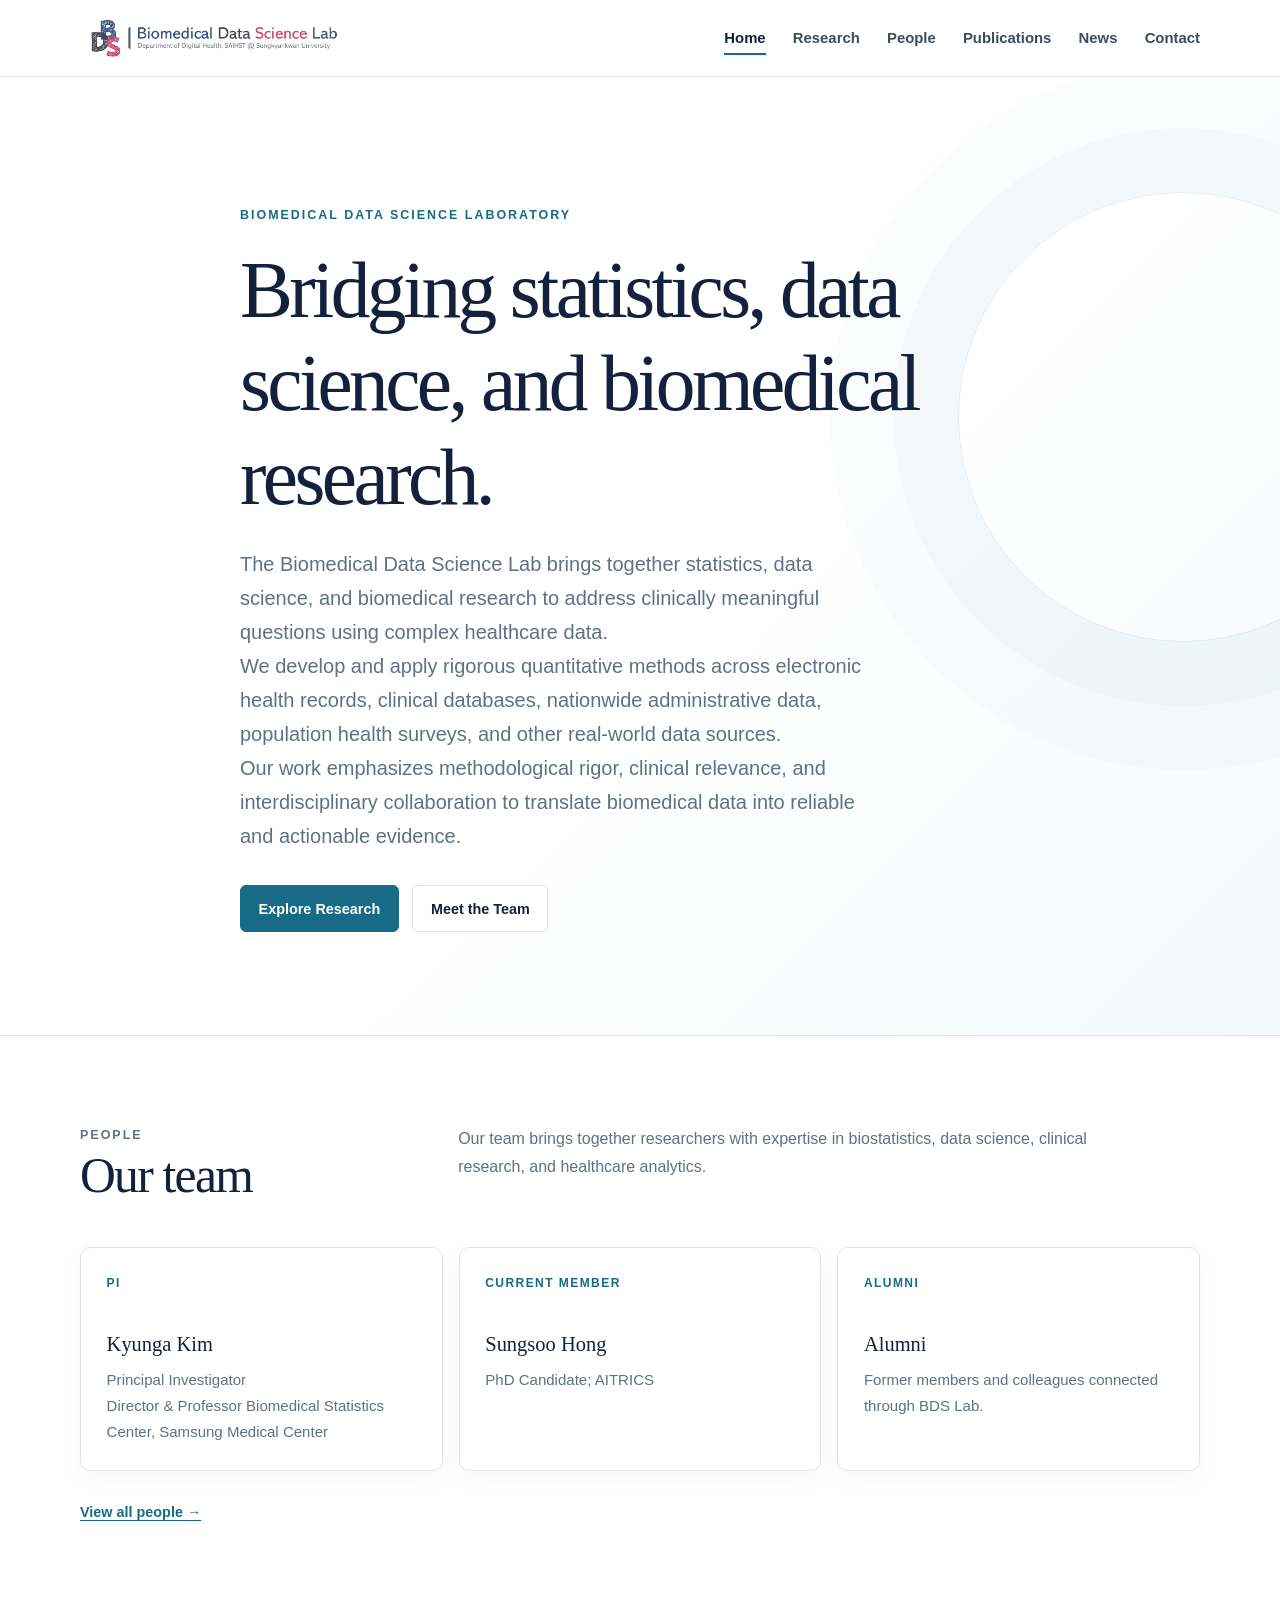
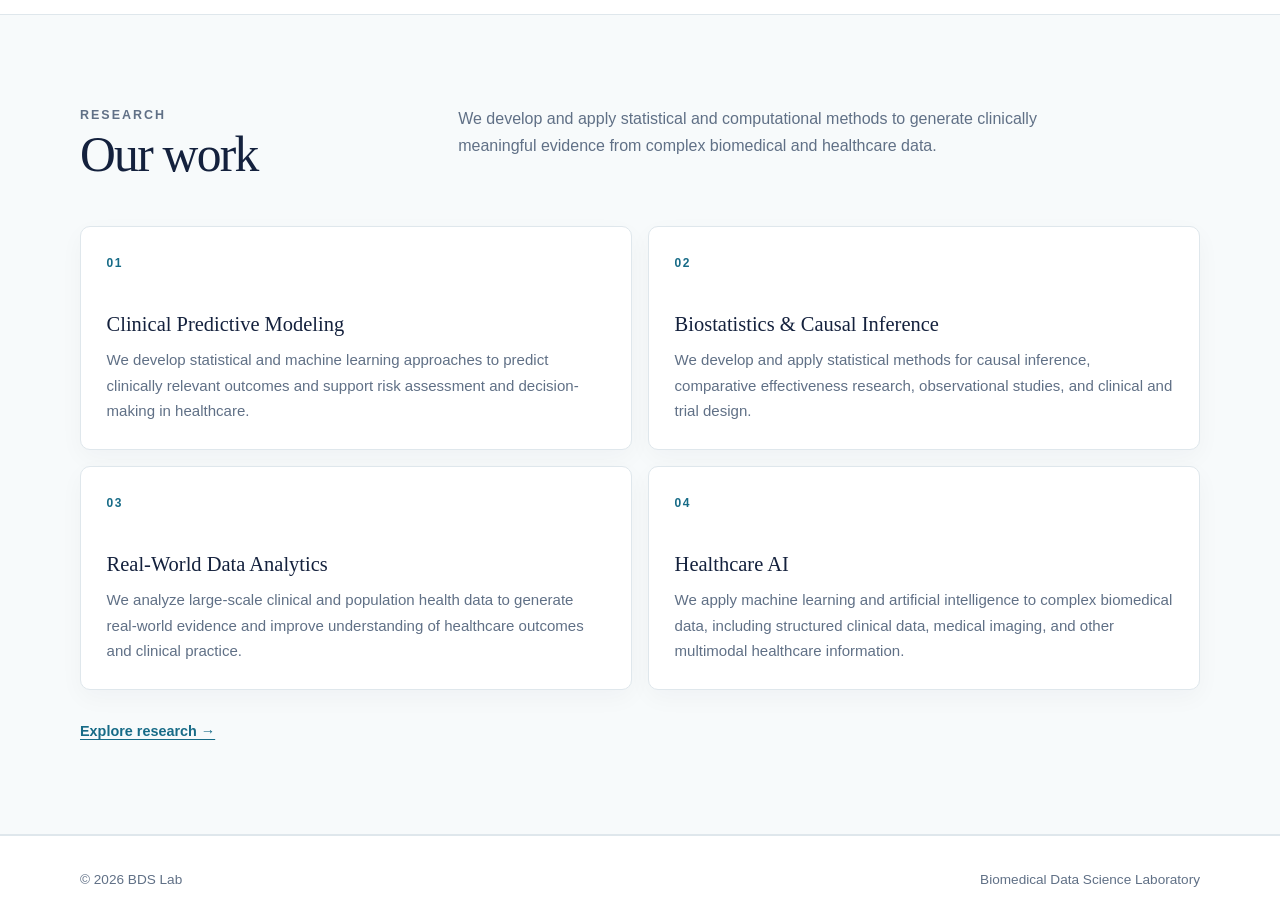
<file: index.html>
<!doctype html>
<html lang="en">
  <head>
    <meta charset="utf-8">
    <meta name="viewport" content="width=device-width, initial-scale=1">
    <meta name="description" content="BDS Lab — Biomedical Data Science Laboratory.">
    <title>BDS Lab | Biomedical Data Science Laboratory</title>
    <link rel="icon" href="assets/img/favicon.ico" sizes="any">
    <link rel="icon" type="image/png" sizes="512x512" href="assets/img/favicon.png">
    <link rel="apple-touch-icon" sizes="180x180" href="assets/img/apple-touch-icon.png">
    <link rel="stylesheet" href="assets/css/styles.css">
    <script src="assets/js/main.js" defer></script>
  </head>
  <body>
    <a class="skip-link" href="#main">Skip to content</a>
    <header class="site-header">
      <nav class="nav-wrap" aria-label="Primary navigation">
        <a class="brand" href="index.html">
          <img
            class="brand-logo"
            src="assets/img/bdslab-logo.jpg"
            alt="BDS Lab — Biomedical Data Science Laboratory"
          >
        </a>
        <button class="menu-button" type="button" aria-expanded="false" aria-controls="primary-menu" aria-label="Open navigation"><span></span></button>
        <ul class="nav-links" id="primary-menu">
          <li><a href="index.html" aria-current="page">Home</a></li>
          <li><a href="research.html">Research</a></li>
          <li><a href="people.html">People</a></li>
          <li><a href="publications.html">Publications</a></li>
          <li><a href="news.html">News</a></li>
          <li><a href="contact.html">Contact</a></li>
        </ul>
      </nav>
    </header>

    <main id="main">
      <section class="hero">
        <div class="container hero-content">
          <p class="eyebrow">Biomedical Data Science Laboratory</p>
          <h1>Bridging statistics, data science, and biomedical research.</h1>
          <p class="hero-lead">The Biomedical Data Science Lab brings together statistics, data science, and biomedical research to address clinically meaningful questions using complex healthcare data. <br>
We develop and apply rigorous quantitative methods across electronic health records, clinical databases, nationwide administrative data, population health surveys, and other real-world data sources. <br>
Our work emphasizes methodological rigor, clinical relevance, and interdisciplinary collaboration to translate biomedical data into reliable and actionable evidence.</p>
          <div class="hero-actions">
            <a class="button" href="research.html">Explore Research</a>
            <a class="button secondary" href="people.html">Meet the Team</a>
          </div>
        </div>
      </section>

      <section class="section">
        <div class="container">
          <div class="section-heading">
            <div><p class="eyebrow">People</p><h2>Our team</h2></div>
            <p>Our team brings together researchers with expertise in biostatistics, data science, clinical research, and healthcare analytics.</p>
          </div>
          <div class="cards">
            <article class="card"><span class="card-number">PI</span><h3>Kyunga Kim</h3><p>Principal Investigator <br> Director & Professor Biomedical Statistics Center, Samsung Medical Center</p></article>
            <article class="card"><span class="card-number">CURRENT MEMBER</span><h3>Sungsoo Hong</h3><p>PhD Candidate; AITRICS</p></article>
            <article class="card"><span class="card-number">ALUMNI</span><h3>Alumni</h3><p>Former members and colleagues connected through BDS Lab.</p></article>
          </div>
          <a class="text-link" href="people.html">View all people →</a>
        </div>
      </section>

      <section class="section tint">
        <div class="container">
          <div class="section-heading">
            <div><p class="eyebrow">Research</p><h2>Our work</h2></div>
            <p>We develop and apply statistical and computational methods to generate clinically meaningful evidence from complex biomedical and healthcare data.</p>
          </div>
          <div class="cards research-cards">
            <article class="card research-card"><span class="card-number">01</span><h3>Clinical Predictive Modeling</h3><p>We develop statistical and machine learning approaches to predict clinically relevant outcomes and support risk assessment and decision-making in healthcare.</p></article>
            <article class="card research-card"><span class="card-number">02</span><h3>Biostatistics &amp; Causal Inference</h3><p>We develop and apply statistical methods for causal inference, comparative effectiveness research, observational studies, and clinical and trial design.</p></article>
            <article class="card research-card"><span class="card-number">03</span><h3>Real-World Data Analytics</h3><p>We analyze large-scale clinical and population health data to generate real-world evidence and improve understanding of healthcare outcomes and clinical practice.</p></article>
            <article class="card research-card"><span class="card-number">04</span><h3>Healthcare AI</h3><p>We apply machine learning and artificial intelligence to complex biomedical data, including structured clinical data, medical imaging, and other multimodal healthcare information.</p></article>
          </div>
          <a class="text-link" href="research.html">Explore research →</a>
        </div>
      </section>
    </main>

    <footer class="site-footer"><div class="container footer-row"><p>© <span data-current-year></span> BDS Lab</p><p>Biomedical Data Science Laboratory</p></div></footer>
  </body>
</html>
</file>
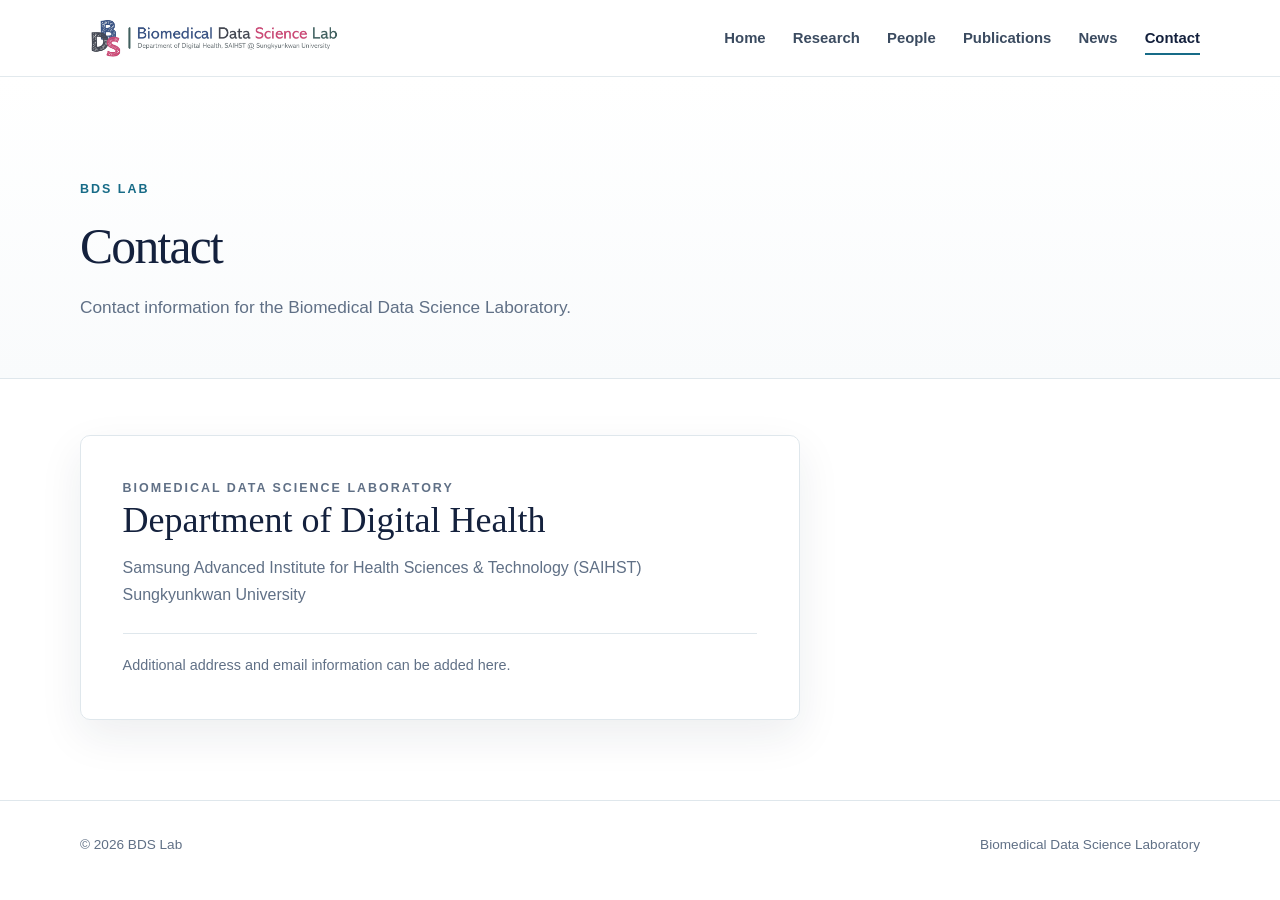
<file: contact.html>
<!doctype html>
<html lang="en">
  <head>
    <meta charset="utf-8">
    <meta name="viewport" content="width=device-width, initial-scale=1">
    <meta name="description" content="Contact BDS Lab.">
    <title>Contact | BDS Lab</title>
    <link rel="icon" href="assets/img/favicon.ico" sizes="any">
    <link rel="icon" type="image/png" sizes="512x512" href="assets/img/favicon.png">
    <link rel="apple-touch-icon" sizes="180x180" href="assets/img/apple-touch-icon.png">
    <link rel="stylesheet" href="assets/css/styles.css">
    <script src="assets/js/main.js" defer></script>
  </head>
  <body>
    <a class="skip-link" href="#main">Skip to content</a>
    <header class="site-header">
      <nav class="nav-wrap" aria-label="Primary navigation">
        <a class="brand" href="index.html"><img class="brand-logo" src="assets/img/bdslab-logo.jpg" alt="BDS Lab — Biomedical Data Science Laboratory"></a>
        <button class="menu-button" type="button" aria-expanded="false" aria-controls="primary-menu" aria-label="Open navigation"><span></span></button>
        <ul class="nav-links" id="primary-menu">
          <li><a href="index.html">Home</a></li>
          <li><a href="research.html">Research</a></li>
          <li><a href="people.html">People</a></li>
          <li><a href="publications.html">Publications</a></li>
          <li><a href="news.html">News</a></li>
          <li><a href="contact.html" aria-current="page">Contact</a></li>
        </ul>
      </nav>
    </header>
    <main id="main">
      <header class="page-intro"><div class="container"><p class="eyebrow">BDS Lab</p><h1>Contact</h1><p>Contact information for the Biomedical Data Science Laboratory.</p></div></header>
      <section class="content-section"><div class="container"><div class="contact-card"><p class="eyebrow">Biomedical Data Science Laboratory</p><h2>Department of Digital Health</h2><p>Samsung Advanced Institute for Health Sciences &amp; Technology (SAIHST)<br>Sungkyunkwan University</p><p class="contact-placeholder">Additional address and email information can be added here.</p></div></div></section>
    </main>
    <footer class="site-footer"><div class="container footer-row"><p>© <span data-current-year></span> BDS Lab</p><p>Biomedical Data Science Laboratory</p></div></footer>
  </body>
</html>
</file>
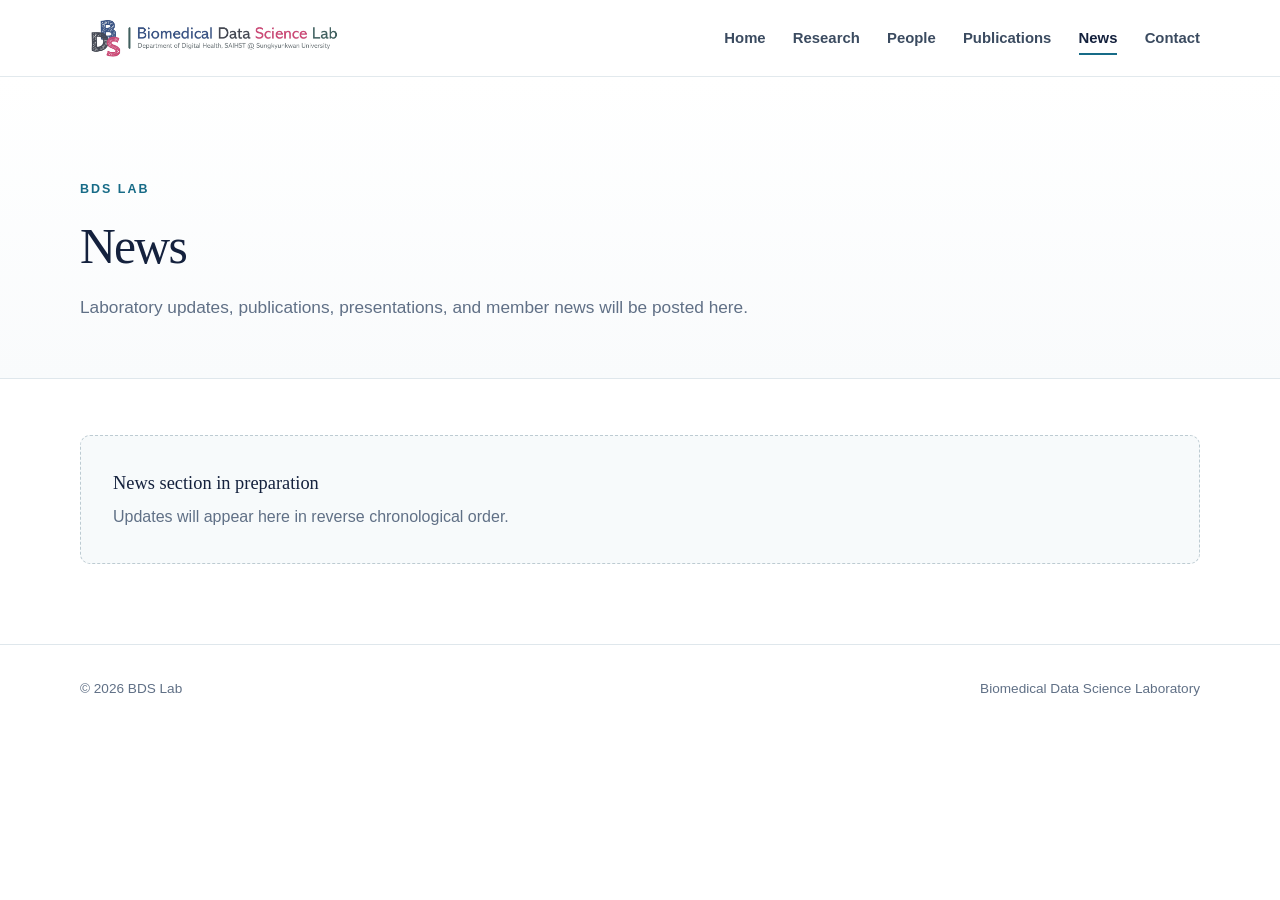
<file: news.html>
<!doctype html>
<html lang="en">
  <head>
    <meta charset="utf-8"><meta name="viewport" content="width=device-width, initial-scale=1">
    <meta name="description" content="News and updates from BDS Lab."><title>News | BDS Lab</title>
    <link rel="icon" href="assets/img/favicon.ico" sizes="any"><link rel="icon" type="image/png" sizes="512x512" href="assets/img/favicon.png"><link rel="apple-touch-icon" sizes="180x180" href="assets/img/apple-touch-icon.png">
    <link rel="stylesheet" href="assets/css/styles.css"><script src="assets/js/main.js" defer></script>
  </head>
  <body>
    <a class="skip-link" href="#main">Skip to content</a>
    <header class="site-header"><nav class="nav-wrap" aria-label="Primary navigation"><a class="brand" href="index.html"><img class="brand-logo" src="assets/img/bdslab-logo.jpg" alt="BDS Lab — Biomedical Data Science Laboratory"></a><button class="menu-button" type="button" aria-expanded="false" aria-controls="primary-menu" aria-label="Open navigation"><span></span></button><ul class="nav-links" id="primary-menu"><li><a href="index.html">Home</a></li><li><a href="research.html">Research</a></li><li><a href="people.html">People</a></li><li><a href="publications.html">Publications</a></li><li><a href="news.html" aria-current="page">News</a></li><li><a href="contact.html">Contact</a></li></ul></nav></header>
    <main id="main"><header class="page-intro"><div class="container"><p class="eyebrow">BDS Lab</p><h1>News</h1><p>Laboratory updates, publications, presentations, and member news will be posted here.</p></div></header><section class="content-section"><div class="container"><div class="empty-state"><strong>News section in preparation</strong><span>Updates will appear here in reverse chronological order.</span></div></div></section></main>
    <footer class="site-footer"><div class="container footer-row"><p>© <span data-current-year></span> BDS Lab</p><p>Biomedical Data Science Laboratory</p></div></footer>
  </body>
</html>
</file>
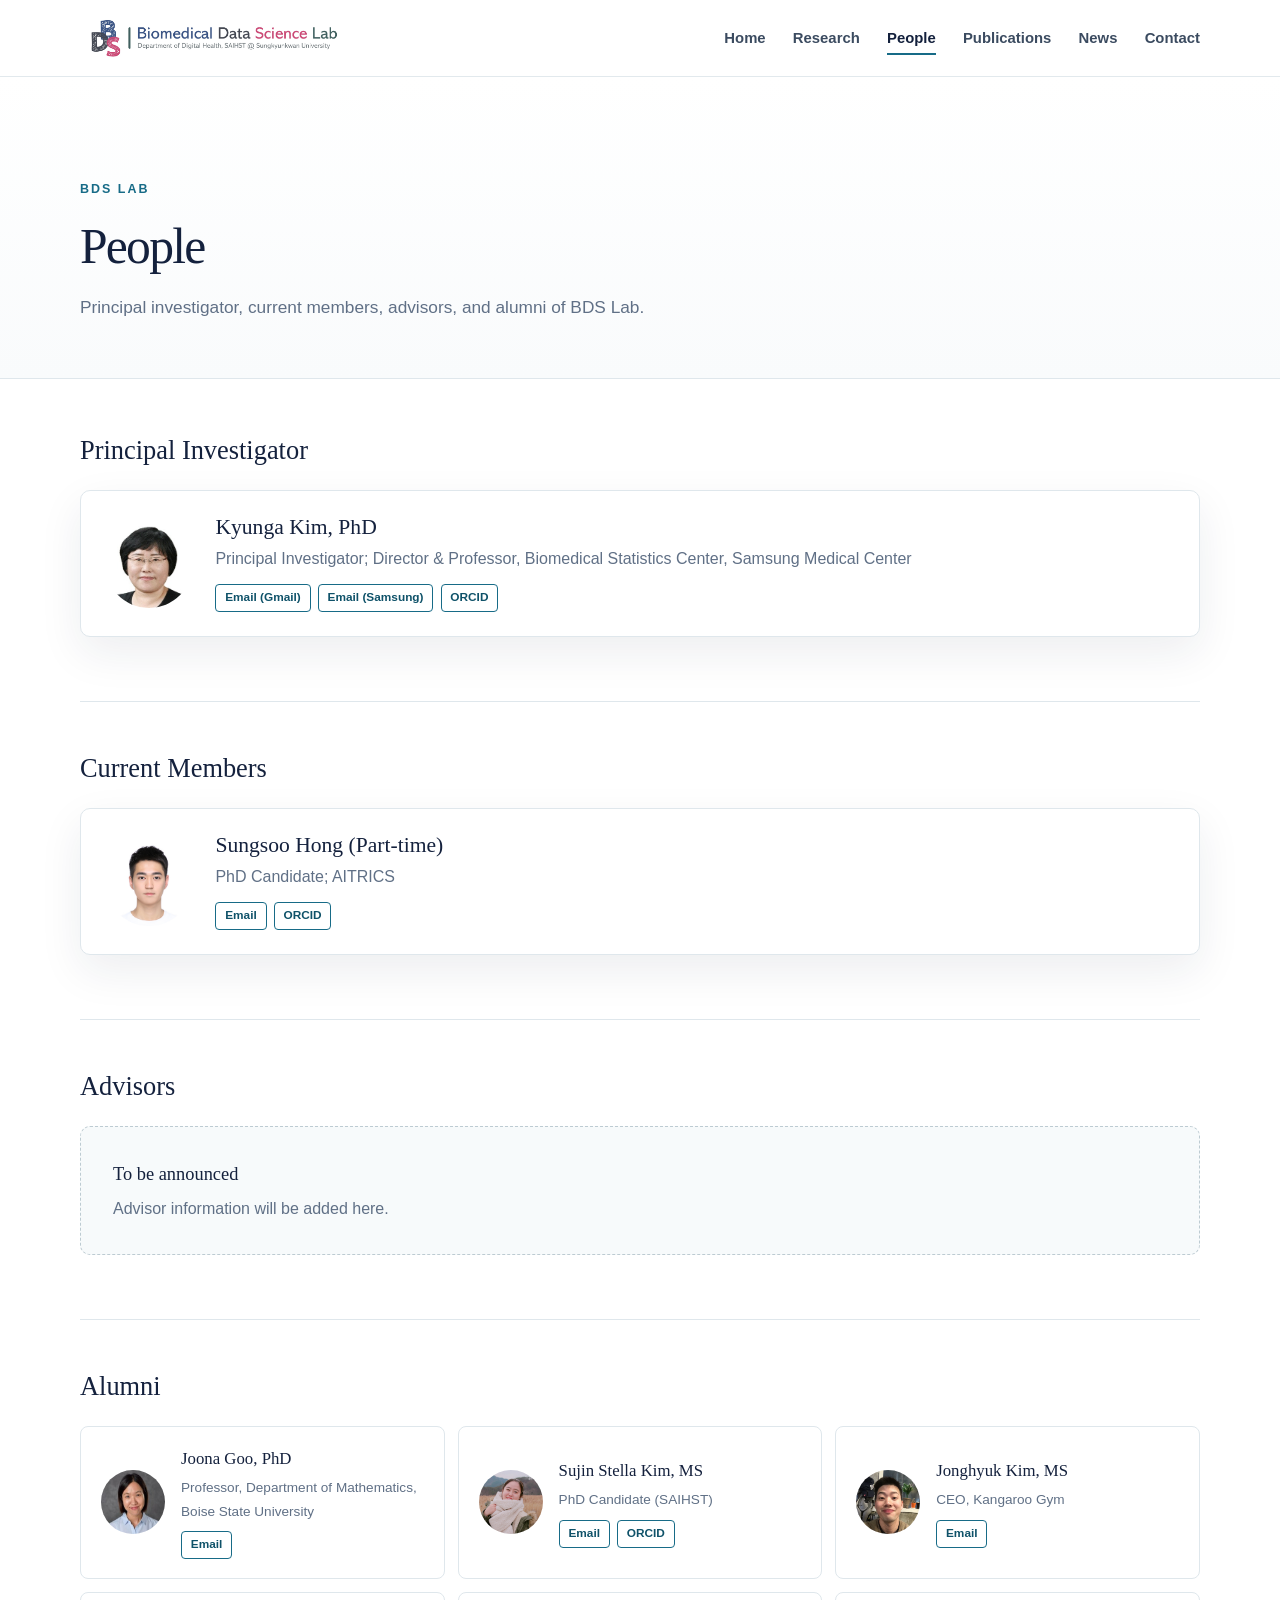
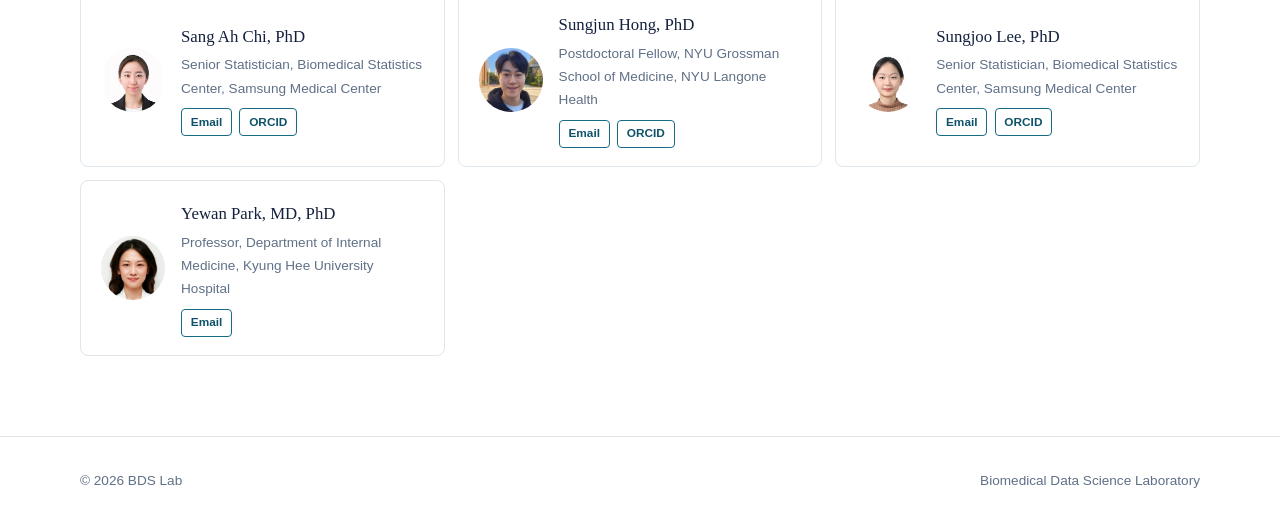
<file: people.html>
<!doctype html>
<html lang="en">
  <head>
    <meta charset="utf-8"><meta name="viewport" content="width=device-width, initial-scale=1">
    <meta name="description" content="People at BDS Lab."><title>People | BDS Lab</title>
    <link rel="icon" href="assets/img/favicon.ico" sizes="any"><link rel="icon" type="image/png" sizes="512x512" href="assets/img/favicon.png"><link rel="apple-touch-icon" sizes="180x180" href="assets/img/apple-touch-icon.png">
    <link rel="stylesheet" href="assets/css/styles.css">
    <style>
      .person-links {
        display: flex;
        flex-wrap: wrap;
        gap: 0.45rem;
        margin-top: 0.75rem;
      }

      .person-links a {
        display: inline-flex;
        align-items: center;
        min-height: 28px;
        padding: 0.18rem 0.55rem;
        border: 1px solid var(--accent);
        border-radius: 4px;
        color: var(--accent-dark);
        background: #fff;
        font-size: 0.74rem;
        font-weight: 700;
        line-height: 1;
        text-decoration: none;
      }

      .person-links a:hover {
        color: #fff;
        background: var(--accent);
      }

      .person-compact .person-links {
        margin-top: 0.55rem;
      }
    </style>
    <script src="assets/js/main.js" defer></script>
  </head>
  <!-- Trigger GitHub Pages rebuild -->	
  <body>
    <a class="skip-link" href="#main">Skip to content</a>
    <header class="site-header"><nav class="nav-wrap" aria-label="Primary navigation"><a class="brand" href="index.html"><img class="brand-logo" src="assets/img/bdslab-logo.jpg" alt="BDS Lab — Biomedical Data Science Laboratory"></a><button class="menu-button" type="button" aria-expanded="false" aria-controls="primary-menu" aria-label="Open navigation"><span></span></button><ul class="nav-links" id="primary-menu"><li><a href="index.html">Home</a></li><li><a href="research.html">Research</a></li><li><a href="people.html" aria-current="page">People</a></li><li><a href="publications.html">Publications</a></li><li><a href="news.html">News</a></li><li><a href="contact.html">Contact</a></li></ul></nav></header>
    <main id="main">
      <header class="page-intro"><div class="container"><p class="eyebrow">BDS Lab</p><h1>People</h1><p>Principal investigator, current members, advisors, and alumni of BDS Lab.</p></div></header>
      <section class="content-section"><div class="container">
        <section class="people-group"><h2 class="group-title">Principal Investigator</h2><article class="person-feature"><img class="person-photo" src="assets/img/people/kyunga-kim.jpg" alt="Kyunga Kim"><div><h3>Kyunga Kim, PhD</h3><p class="role">Principal Investigator; Director &amp; Professor, Biomedical Statistics Center, Samsung Medical Center</p><div class="person-links"><a href="mailto:kyunga.j.kim@gmail.com" title="kyunga.j.kim@gmail.com">Email (Gmail)</a><a href="mailto:kyunga.j.kim@samsung.com" title="kyunga.j.kim@samsung.com">Email (Samsung)</a><a href="https://orcid.org/0000-0002-0865-2236" target="_blank" rel="noopener noreferrer">ORCID</a></div></div></article></section>

        <section class="people-group"><h2 class="group-title">Current Members</h2><article class="person-feature"><img class="person-photo" src="assets/img/people/sungsoo-hong.jpg" alt="Sungsoo Hong"><div><h3>Sungsoo Hong (Part-time)</h3><p class="role">PhD Candidate; AITRICS</p><div class="person-links"><a href="mailto:hss2864@gmail.com" title="hss2864@gmail.com">Email</a><a href="https://orcid.org/0000-0002-4534-9375" target="_blank" rel="noopener noreferrer">ORCID</a></div></div></article></section>

        <section class="people-group"><h2 class="group-title">Advisors</h2><div class="empty-state"><strong>To be announced</strong><span>Advisor information will be added here.</span></div></section>

        <section class="people-group"><h2 class="group-title">Alumni</h2><div class="people-grid">
          <div class="person-compact person-with-photo">
	      <img class="alumni-photo" src="assets/img/people/joona-goo.jpg" alt="Joona Goo"><div><strong>Joona Goo, PhD</strong><span>Professor, Department of Mathematics, Boise State University</span><div class="person-links"><a href="mailto:junagoo@boisestate.edu" title="junagoo@boisestate.edu">Email</a></div></div></div>

          <div class="person-compact person-with-photo">
	      <img class="alumni-photo" src="assets/img/people/sujin-kim.jpg" alt="Sujin Stella Kim"><div><strong>Sujin Stella Kim, MS</strong><span>PhD Candidate (SAIHST)</span><div class="person-links"><a href="mailto:dh.stellaaa@gmail.com" title="dh.stellaaa@gmail.com">Email</a><a href="https://orcid.org/0000-0002-1189-5896" target="_blank" rel="noopener noreferrer">ORCID</a></div></div></div>

          <div class="person-compact person-with-photo">
	      <img class="alumni-photo" src="assets/img/people/jonghyuk-kim.jpg" alt="Jonghyuk Kim"><div><strong>Jonghyuk Kim, MS</strong><span>CEO, Kangaroo Gym</span><div class="person-links"><a href="mailto:gurdk123@gmail.com" title="gurdk123@gmail.com">Email</a></div></div></div>

           <div class="person-compact person-with-photo">
	      <img class="alumni-photo" src="assets/img/people/sangah-chi.jpg" alt="Sang Ah Chi"><div><strong>Sang Ah Chi, PhD</strong><span>Senior Statistician, Biomedical Statistics Center, Samsung Medical Center</span><div class="person-links"><a href="mailto:sszzgg91@naver.com" title="sszzgg91@naver.com">Email</a><a href="https://orcid.org/0000-0002-4349-5248" target="_blank" rel="noopener noreferrer">ORCID</a></div></div></div>

           <div class="person-compact person-with-photo">
	      <img class="alumni-photo" src="assets/img/people/sungjun-hong.jpg" alt="Sungjun Hong"><div><strong>Sungjun Hong, PhD</strong><span>Postdoctoral Fellow, NYU Grossman School of Medicine, NYU Langone Health</span><div class="person-links"><a href="mailto:hsj2864@gmail.com" title="hsj2864@gmail.com">Email</a><a href="https://orcid.org/0000-0003-2797-238X" target="_blank" rel="noopener noreferrer">ORCID</a></div></div></div>

           <div class="person-compact person-with-photo">
	      <img class="alumni-photo" src="assets/img/people/sungjoo-lee.jpg" alt="Sungjoo Lee"><div><strong>Sungjoo Lee, PhD</strong><span>Senior Statistician, Biomedical Statistics Center, Samsung Medical Center</span><div class="person-links"><a href="mailto:danhalee2016@gmail.com" title="danhalee2016@gmail.com">Email</a><a href="https://orcid.org/0000-0003-3564-4220" target="_blank" rel="noopener noreferrer">ORCID</a></div></div></div>

           <div class="person-compact person-with-photo">
	      <img class="alumni-photo" src="assets/img/people/yewan-park.jpg" alt="Yewan Park"><div><strong>Yewan Park, MD, PhD</strong><span>Professor, Department of Internal Medicine, Kyung Hee University Hospital</span><div class="person-links"><a href="mailto:yewanish@gmail.com" title="yewanish@gmail.com">Email</a></div></div></div>

        </div></section>
      </div></section>
    </main>
    <footer class="site-footer"><div class="container footer-row"><p>© <span data-current-year></span> BDS Lab</p><p>Biomedical Data Science Laboratory</p></div></footer>
  </body>
</html>
</file>
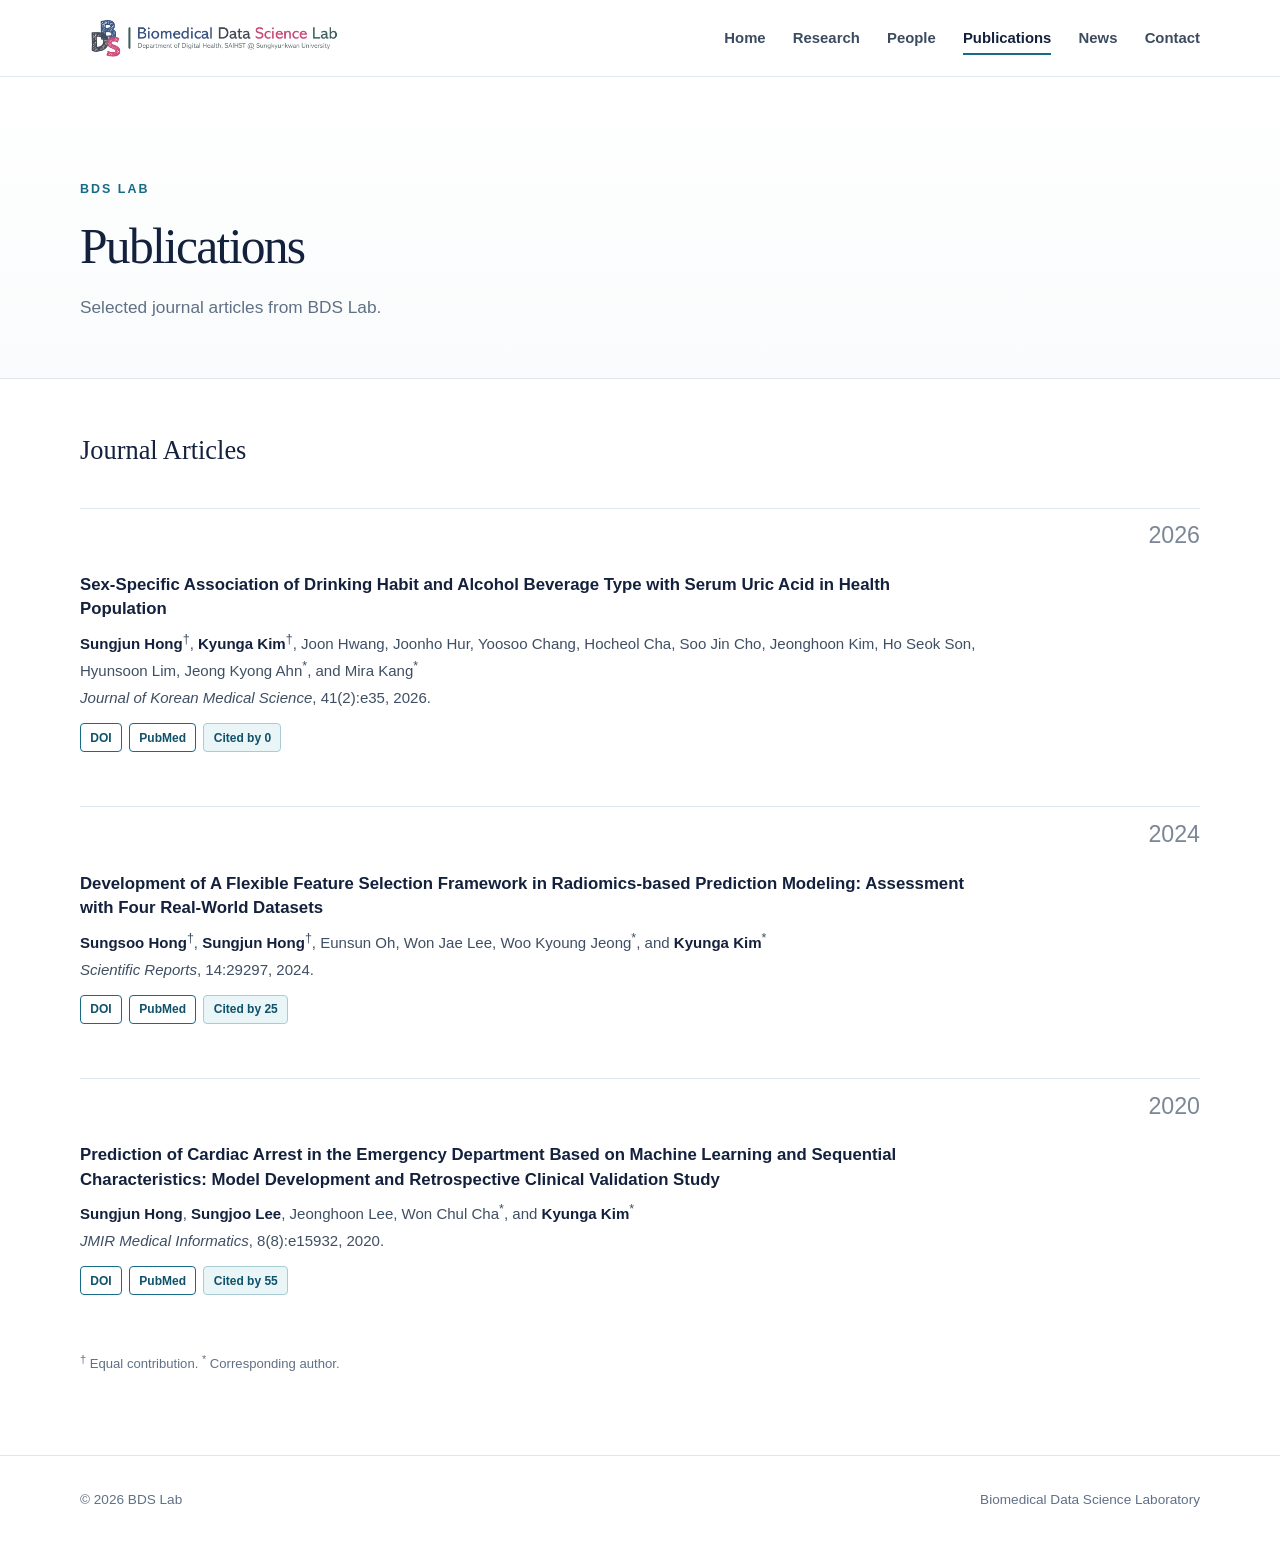
<file: publications.html>
<!doctype html>
<html lang="en">
  <head>
    <meta charset="utf-8">
    <meta name="viewport" content="width=device-width, initial-scale=1">
    <meta name="description" content="Publications from BDS Lab.">
    <title>Publications | BDS Lab</title>
    <link rel="icon" href="assets/img/favicon.ico" sizes="any">
    <link rel="icon" type="image/png" sizes="512x512" href="assets/img/favicon.png">
    <link rel="apple-touch-icon" sizes="180x180" href="assets/img/apple-touch-icon.png">
    <link rel="stylesheet" href="assets/css/styles.css">
    <script src="assets/js/main.js" defer></script>
  </head>
  <body>
    <a class="skip-link" href="#main">Skip to content</a>
    <header class="site-header">
      <nav class="nav-wrap" aria-label="Primary navigation">
        <a class="brand" href="index.html"><img class="brand-logo" src="assets/img/bdslab-logo.jpg" alt="BDS Lab — Biomedical Data Science Laboratory"></a>
        <button class="menu-button" type="button" aria-expanded="false" aria-controls="primary-menu" aria-label="Open navigation"><span></span></button>
        <ul class="nav-links" id="primary-menu">
          <li><a href="index.html">Home</a></li>
          <li><a href="research.html">Research</a></li>
          <li><a href="people.html">People</a></li>
          <li><a href="publications.html" aria-current="page">Publications</a></li>
          <li><a href="news.html">News</a></li>
          <li><a href="contact.html">Contact</a></li>
        </ul>
      </nav>
    </header>

    <main id="main">
      <header class="page-intro"><div class="container"><p class="eyebrow">BDS Lab</p><h1>Publications</h1><p>Selected journal articles from BDS Lab.</p></div></header>
      <section class="content-section">
        <div class="container publications">
          <h2 class="group-title">Journal Articles</h2>

          <section class="publication-year-group" aria-labelledby="year-2026">
            <h3 class="publication-year" id="year-2026">2026</h3>
            <article class="publication-entry">
              <h4 class="publication-title">Sex-Specific Association of Drinking Habit and Alcohol Beverage Type with Serum Uric Acid in Health Population</h4>
              <p class="publication-authors"><strong>Sungjun Hong</strong><sup>†</sup>, <strong>Kyunga Kim</strong><sup>†</sup>, Joon Hwang, Joonho Hur, Yoosoo Chang, Hocheol Cha, Soo Jin Cho, Jeonghoon Kim, Ho Seok Son, Hyunsoon Lim, Jeong Kyong Ahn<sup>*</sup>, and Mira Kang<sup>*</sup></p>
              <p class="publication-venue"><em>Journal of Korean Medical Science</em>, 41(2):e35, 2026.</p>
              <div class="publication-links">
                <a class="publication-button" href="https://doi.org/10.3346/jkms.2026.41.e35">DOI</a>
                <a class="publication-button" href="https://pubmed.ncbi.nlm.nih.gov/41527316/">PubMed</a>
                <a class="citation-badge" href="https://scholar.google.com/citations?view_op=view_citation&amp;hl=en&amp;user=dOZXFgoAAAAJ&amp;citation_for_view=dOZXFgoAAAAJ:8k81kl-MbHgC" title="Google Scholar citation count captured September 2026">Cited by 0</a>
              </div>
            </article>
          </section>

          <section class="publication-year-group" aria-labelledby="year-2024">
            <h3 class="publication-year" id="year-2024">2024</h3>
            <article class="publication-entry">
              <h4 class="publication-title">Development of A Flexible Feature Selection Framework in Radiomics-based Prediction Modeling: Assessment with Four Real-World Datasets</h4>
              <p class="publication-authors"><strong>Sungsoo Hong</strong><sup>†</sup>, <strong>Sungjun Hong</strong><sup>†</sup>, Eunsun Oh, Won Jae Lee, Woo Kyoung Jeong<sup>*</sup>, and <strong>Kyunga Kim</strong><sup>*</sup></p>
              <p class="publication-venue"><em>Scientific Reports</em>, 14:29297, 2024.</p>
              <div class="publication-links">
                <a class="publication-button" href="https://doi.org/10.1038/s41598-024-80863-8">DOI</a>
                <a class="publication-button" href="https://pubmed.ncbi.nlm.nih.gov/39592859/">PubMed</a>
                <a class="citation-badge" href="https://scholar.google.com/citations?view_op=view_citation&amp;hl=en&amp;user=dOZXFgoAAAAJ&amp;citation_for_view=dOZXFgoAAAAJ:W7OEmFMy1HYC" title="Google Scholar citation count captured September 2026">Cited by 25</a>
              </div>
            </article>
          </section>

          <section class="publication-year-group" aria-labelledby="year-2020">
            <h3 class="publication-year" id="year-2020">2020</h3>
            <article class="publication-entry">
              <h4 class="publication-title">Prediction of Cardiac Arrest in the Emergency Department Based on Machine Learning and Sequential Characteristics: Model Development and Retrospective Clinical Validation Study</h4>
              <p class="publication-authors"><strong>Sungjun Hong</strong>, <strong>Sungjoo Lee</strong>, Jeonghoon Lee, Won Chul Cha<sup>*</sup>, and <strong>Kyunga Kim</strong><sup>*</sup></p>
              <p class="publication-venue"><em>JMIR Medical Informatics</em>, 8(8):e15932, 2020.</p>
              <div class="publication-links">
                <a class="publication-button" href="https://doi.org/10.2196/15932">DOI</a>
                <a class="publication-button" href="https://pubmed.ncbi.nlm.nih.gov/32749227/">PubMed</a>
                <a class="citation-badge" href="https://scholar.google.com/citations?view_op=view_citation&amp;hl=en&amp;user=dOZXFgoAAAAJ&amp;citation_for_view=dOZXFgoAAAAJ:d1gkVwhDpl0C" title="Google Scholar citation count captured September 2026">Cited by 55</a>
              </div>
            </article>
          </section>

          <p class="publication-note"><sup>†</sup> Equal contribution. <sup>*</sup> Corresponding author.</p>
        </div>
      </section>
    </main>
    <footer class="site-footer"><div class="container footer-row"><p>© <span data-current-year></span> BDS Lab</p><p>Biomedical Data Science Laboratory</p></div></footer>
  </body>
</html>
</file>
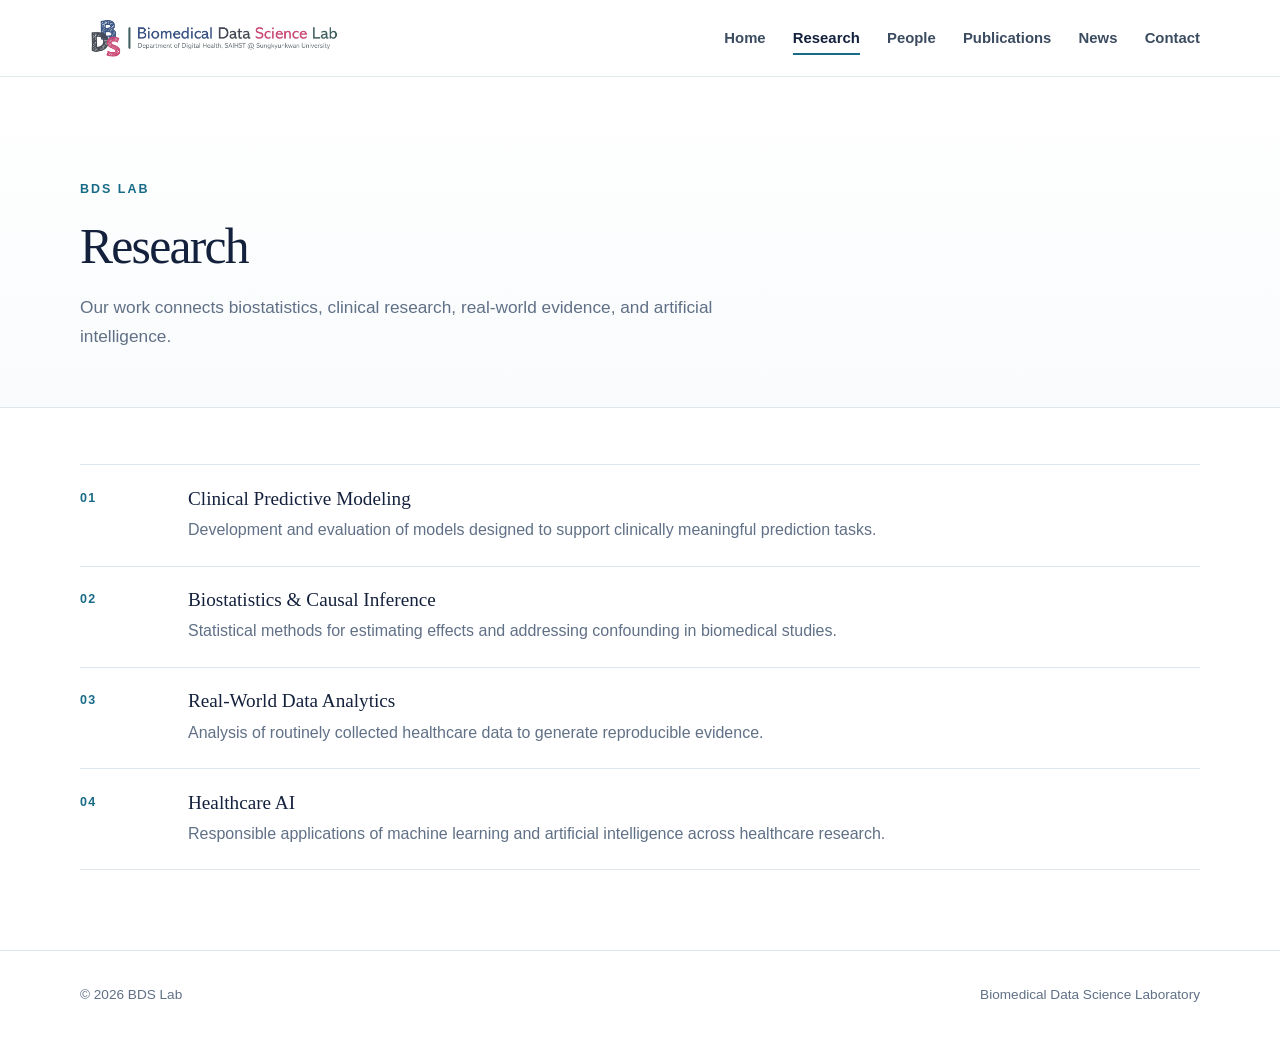
<file: research.html>
<!doctype html>
<html lang="en">
  <head>
    <meta charset="utf-8"><meta name="viewport" content="width=device-width, initial-scale=1">
    <meta name="description" content="Research at BDS Lab."><title>Research | BDS Lab</title>
    <link rel="icon" href="assets/img/favicon.ico" sizes="any"><link rel="icon" type="image/png" sizes="512x512" href="assets/img/favicon.png"><link rel="apple-touch-icon" sizes="180x180" href="assets/img/apple-touch-icon.png">
    <link rel="stylesheet" href="assets/css/styles.css"><script src="assets/js/main.js" defer></script>
  </head>
  <body>
    <a class="skip-link" href="#main">Skip to content</a>
    <header class="site-header"><nav class="nav-wrap" aria-label="Primary navigation"><a class="brand" href="index.html"><img class="brand-logo" src="assets/img/bdslab-logo.jpg" alt="BDS Lab — Biomedical Data Science Laboratory"></a><button class="menu-button" type="button" aria-expanded="false" aria-controls="primary-menu" aria-label="Open navigation"><span></span></button><ul class="nav-links" id="primary-menu"><li><a href="index.html">Home</a></li><li><a href="research.html" aria-current="page">Research</a></li><li><a href="people.html">People</a></li><li><a href="publications.html">Publications</a></li><li><a href="news.html">News</a></li><li><a href="contact.html">Contact</a></li></ul></nav></header>
    <main id="main">
      <header class="page-intro"><div class="container"><p class="eyebrow">BDS Lab</p><h1>Research</h1><p>Our work connects biostatistics, clinical research, real-world evidence, and artificial intelligence.</p></div></header>
      <section class="content-section"><div class="container"><ol class="outline-list"><li><span class="index">01</span><div><h3>Clinical Predictive Modeling</h3><p>Development and evaluation of models designed to support clinically meaningful prediction tasks.</p></div></li><li><span class="index">02</span><div><h3>Biostatistics &amp; Causal Inference</h3><p>Statistical methods for estimating effects and addressing confounding in biomedical studies.</p></div></li><li><span class="index">03</span><div><h3>Real-World Data Analytics</h3><p>Analysis of routinely collected healthcare data to generate reproducible evidence.</p></div></li><li><span class="index">04</span><div><h3>Healthcare AI</h3><p>Responsible applications of machine learning and artificial intelligence across healthcare research.</p></div></li></ol></div></section>
    </main>
    <footer class="site-footer"><div class="container footer-row"><p>© <span data-current-year></span> BDS Lab</p><p>Biomedical Data Science Laboratory</p></div></footer>
  </body>
</html>
</file>
<file: assets/css/styles.css>
:root {
  --ink: #14213d;
  --muted: #607086;
  --accent: #176b87;
  --accent-dark: #0f5269;
  --accent-soft: #eaf5f8;
  --line: #dfe7ec;
  --paper: #ffffff;
  --wash: #f7fafb;
  --shadow: 0 16px 44px rgba(20, 33, 61, 0.08);
  --max-width: 1120px;
}

* {
  box-sizing: border-box;
}

html {
  scroll-behavior: smooth;
}

body {
  margin: 0;
  color: var(--ink);
  background: var(--paper);
  font-family: Inter, ui-sans-serif, -apple-system, BlinkMacSystemFont, "Segoe UI", sans-serif;
  font-size: 16px;
  line-height: 1.7;
  -webkit-font-smoothing: antialiased;
}

a {
  color: var(--accent);
  text-decoration-thickness: 1px;
  text-underline-offset: 0.18em;
}

a:hover {
  color: var(--accent-dark);
}

.skip-link {
  position: absolute;
  top: -4rem;
  left: 1rem;
  z-index: 100;
  padding: 0.7rem 1rem;
  color: #fff;
  background: var(--ink);
}

.skip-link:focus {
  top: 1rem;
}

.site-header {
  position: sticky;
  top: 0;
  z-index: 50;
  border-bottom: 1px solid rgba(223, 231, 236, 0.9);
  background: rgba(255, 255, 255, 0.94);
  backdrop-filter: blur(14px);
}

.nav-wrap {
  width: min(calc(100% - 2rem), var(--max-width));
  min-height: 76px;
  margin: 0 auto;
  display: flex;
  align-items: center;
  justify-content: space-between;
  gap: 2rem;
}

.brand {
  display: inline-flex;
  align-items: center;
  gap: 0.7rem;
  color: var(--ink);
  font-size: 1.05rem;
  font-weight: 750;
  letter-spacing: -0.02em;
  text-decoration: none;
}

.brand-mark {
  width: 34px;
  height: 34px;
  display: grid;
  place-items: center;
  border-radius: 50%;
  color: #fff;
  background: var(--accent);
  font-family: Georgia, "Times New Roman", serif;
  font-size: 0.86rem;
  letter-spacing: 0.03em;
}

.brand-logo {
  display: block;
  width: 270px;
  height: auto;
}

.nav-links {
  display: flex;
  align-items: center;
  gap: 1.7rem;
  margin: 0;
  padding: 0;
  list-style: none;
}

.nav-links a {
  position: relative;
  color: #3b4b60;
  font-size: 0.93rem;
  font-weight: 600;
  text-decoration: none;
}

.nav-links a::after {
  position: absolute;
  right: 0;
  bottom: -0.55rem;
  left: 0;
  height: 2px;
  background: var(--accent);
  content: "";
  opacity: 0;
  transform: scaleX(0.35);
  transition: 160ms ease;
}

.nav-links a:hover::after,
.nav-links a[aria-current="page"]::after {
  opacity: 1;
  transform: scaleX(1);
}

.nav-links a[aria-current="page"] {
  color: var(--ink);
}

.menu-button {
  width: 42px;
  height: 42px;
  display: none;
  border: 1px solid var(--line);
  border-radius: 8px;
  background: #fff;
  color: var(--ink);
  cursor: pointer;
}

.menu-button span,
.menu-button::before,
.menu-button::after {
  width: 18px;
  height: 2px;
  display: block;
  margin: 4px auto;
  background: currentColor;
  content: "";
}

.container {
  width: min(calc(100% - 2rem), var(--max-width));
  margin: 0 auto;
}

.hero {
  position: relative;
  overflow: hidden;
  padding: clamp(5rem, 10vw, 8.5rem) 0 clamp(4.5rem, 8vw, 7rem);
  border-bottom: 1px solid var(--line);
  background: linear-gradient(135deg, #fff 0%, #fff 58%, #f2f9fb 100%);
}

.hero::after {
  position: absolute;
  top: 12%;
  right: -8rem;
  width: 28rem;
  height: 28rem;
  border: 1px solid rgba(23, 107, 135, 0.12);
  border-radius: 50%;
  box-shadow: 0 0 0 4rem rgba(23, 107, 135, 0.025), 0 0 0 8rem rgba(23, 107, 135, 0.018);
  content: "";
}

.hero-content {
  position: relative;
  z-index: 1;
  max-width: 800px;
}

.eyebrow {
  margin: 0 0 1.1rem;
  color: var(--accent);
  font-size: 0.78rem;
  font-weight: 750;
  letter-spacing: 0.16em;
  text-transform: uppercase;
}

h1,
h2,
h3 {
  margin-top: 0;
  color: var(--ink);
  font-family: Georgia, "Times New Roman", serif;
  font-weight: 500;
  line-height: 1.18;
}

h1 {
  max-width: 780px;
  margin-bottom: 1.4rem;
  font-size: clamp(2.7rem, 6.2vw, 5.2rem);
  letter-spacing: -0.045em;
}

.hero-lead {
  max-width: 650px;
  margin: 0;
  color: var(--muted);
  font-size: clamp(1.05rem, 2vw, 1.25rem);
}

.hero-actions {
  display: flex;
  flex-wrap: wrap;
  gap: 0.85rem;
  margin-top: 2rem;
}

.button {
  display: inline-flex;
  align-items: center;
  justify-content: center;
  min-height: 46px;
  padding: 0.65rem 1.1rem;
  border: 1px solid var(--accent);
  border-radius: 6px;
  color: #fff;
  background: var(--accent);
  font-size: 0.9rem;
  font-weight: 700;
  text-decoration: none;
}

.button:hover {
  color: #fff;
  background: var(--accent-dark);
}

.button.secondary {
  color: var(--ink);
  border-color: var(--line);
  background: #fff;
}

.button.secondary:hover {
  color: var(--accent-dark);
  border-color: #b7cbd3;
}

.section {
  padding: clamp(4rem, 7vw, 6.5rem) 0;
}

.section.tint {
  border-top: 1px solid var(--line);
  border-bottom: 1px solid var(--line);
  background: var(--wash);
}

.section-heading {
  display: grid;
  grid-template-columns: minmax(180px, 0.7fr) minmax(0, 1.5fr);
  gap: 2rem;
  margin-bottom: 2.6rem;
}

.section-heading h2,
.page-intro h1 {
  margin-bottom: 0;
  font-size: clamp(2rem, 4vw, 3.1rem);
  letter-spacing: -0.035em;
}

.section-heading p {
  max-width: 650px;
  margin: 0;
  color: var(--muted);
}

.cards {
  display: grid;
  grid-template-columns: repeat(3, minmax(0, 1fr));
  gap: 1rem;
}

.research-cards {
  grid-template-columns: repeat(2, minmax(0, 1fr));
}

.research-card {
  min-height: 170px;
}

.card {
  min-height: 215px;
  padding: 1.6rem;
  border: 1px solid var(--line);
  border-radius: 10px;
  background: #fff;
  box-shadow: 0 8px 24px rgba(20, 33, 61, 0.035);
}

.card-number {
  display: block;
  margin-bottom: 2.4rem;
  color: var(--accent);
  font-size: 0.75rem;
  font-weight: 750;
  letter-spacing: 0.12em;
}

.card h3 {
  margin-bottom: 0.7rem;
  font-size: 1.28rem;
}

.card p {
  margin: 0;
  color: var(--muted);
  font-size: 0.94rem;
}

.text-link {
  display: inline-block;
  margin-top: 1.8rem;
  font-size: 0.9rem;
  font-weight: 700;
}

.page-intro {
  padding: clamp(4.5rem, 8vw, 7rem) 0 3.5rem;
  border-bottom: 1px solid var(--line);
  background: linear-gradient(180deg, #fff, #f9fbfc);
}

.page-intro p:last-child {
  max-width: 670px;
  margin: 1rem 0 0;
  color: var(--muted);
  font-size: 1.08rem;
}

.content-section {
  padding: 3.5rem 0 5rem;
}

.people-group + .people-group,
.content-block + .content-block {
  margin-top: 4rem;
  padding-top: 3.2rem;
  border-top: 1px solid var(--line);
}

.group-title {
  margin-bottom: 1.5rem;
  font-size: 1.65rem;
}

.person-feature {
  display: grid;
  grid-template-columns: 88px minmax(0, 1fr);
  gap: 1.4rem;
  align-items: center;
  padding: 1.5rem;
  border: 1px solid var(--line);
  border-radius: 10px;
  background: #fff;
  box-shadow: var(--shadow);
}

.avatar {
  width: 88px;
  height: 88px;
  display: grid;
  place-items: center;
  border-radius: 50%;
  color: var(--accent-dark);
  background: var(--accent-soft);
  font-family: Georgia, "Times New Roman", serif;
  font-size: 1.45rem;
}

.person-feature h3 {
  margin-bottom: 0.25rem;
  font-size: 1.35rem;
}

.role,
.placeholder {
  margin: 0;
  color: var(--muted);
}

/* PI and current-member photos */
.person-photo {
  width: 88px;
  height: 88px;
  flex: 0 0 88px;
  display: block;
  border-radius: 50%;
  object-fit: cover;
  object-position: center;
}

/* Alumni card layout */
.person-with-photo {
  display: flex;
  align-items: center;
  gap: 1rem;
}

/* Alumni photos */
.alumni-photo {
  width: 64px;
  height: 64px;
  flex: 0 0 64px;
  display: block;
  border-radius: 50%;
  object-fit: cover;
  object-position: center;
}

.people-grid {
  display: grid;
  grid-template-columns: repeat(3, minmax(0, 1fr));
  gap: 0.8rem;
}

.person-feature + .person-feature {
  margin-top: 1rem;
}

.person-compact {
  padding: 1.15rem 1.25rem;
  border: 1px solid var(--line);
  border-radius: 8px;
  background: #fff;
}

.person-compact strong {
  display: block;
  font-family: Georgia, "Times New Roman", serif;
  font-size: 1.05rem;
  font-weight: 500;
}

.person-compact span {
  display: block;
  margin-top: 0.15rem;
  color: var(--muted);
  font-size: 0.85rem;
}

.outline-list {
  margin: 0;
  padding: 0;
  list-style: none;
  border-top: 1px solid var(--line);
}

.outline-list li {
  display: grid;
  grid-template-columns: 84px minmax(0, 1fr);
  gap: 1.5rem;
  padding: 1.4rem 0;
  border-bottom: 1px solid var(--line);
}

.outline-list .index {
  color: var(--accent);
  font-size: 0.78rem;
  font-weight: 750;
  letter-spacing: 0.1em;
}

.outline-list h3 {
  margin-bottom: 0.35rem;
  font-size: 1.2rem;
}

.outline-list p {
  margin: 0;
  color: var(--muted);
}

.empty-state {
  padding: 2rem;
  border: 1px dashed #bdcbd2;
  border-radius: 10px;
  color: var(--muted);
  background: var(--wash);
}

.empty-state strong {
  display: block;
  margin-bottom: 0.25rem;
  color: var(--ink);
  font-family: Georgia, "Times New Roman", serif;
  font-size: 1.15rem;
  font-weight: 500;
}

/* Publication layout follows the year-grouped academic style used on hong-sj.github.io. */
.publication-year-group {
  margin-top: 2.6rem;
}

.publication-year {
  margin: 0 0 1.45rem;
  padding-top: 0.85rem;
  border-top: 1px solid var(--line);
  color: #7b8796;
  font-family: Inter, ui-sans-serif, -apple-system, BlinkMacSystemFont, "Segoe UI", sans-serif;
  font-size: 1.45rem;
  font-weight: 500;
  text-align: right;
}

.publication-entry {
  padding: 0 0 0.8rem;
}

.publication-title {
  max-width: 900px;
  margin: 0 0 0.45rem;
  color: var(--ink);
  font-family: Inter, ui-sans-serif, -apple-system, BlinkMacSystemFont, "Segoe UI", sans-serif;
  font-size: 1.05rem;
  font-weight: 750;
  line-height: 1.45;
}

.publication-authors,
.publication-venue {
  max-width: 940px;
  margin: 0.2rem 0;
  color: #3f4f63;
  font-size: 0.94rem;
  line-height: 1.6;
}

.publication-authors strong {
  color: var(--ink);
}

.publication-links {
  display: flex;
  flex-wrap: wrap;
  gap: 0.45rem;
  margin-top: 0.8rem;
}

.publication-button,
.citation-badge {
  display: inline-flex;
  align-items: center;
  min-height: 29px;
  padding: 0.18rem 0.58rem;
  border: 1px solid var(--accent);
  border-radius: 4px;
  color: var(--accent-dark);
  background: #fff;
  font-size: 0.75rem;
  font-weight: 700;
  line-height: 1;
  text-decoration: none;
}

.publication-button:hover,
.citation-badge:hover {
  color: #fff;
  background: var(--accent);
}

.citation-badge {
  border-color: #a9cbd6;
  background: var(--accent-soft);
}

.publication-note {
  margin: 2.6rem 0 0;
  color: var(--muted);
  font-size: 0.82rem;
}

.contact-card {
  max-width: 720px;
  padding: clamp(1.6rem, 4vw, 2.6rem);
  border: 1px solid var(--line);
  border-radius: 10px;
  box-shadow: var(--shadow);
}

.contact-card h2 {
  margin-bottom: 0.8rem;
  font-size: clamp(1.6rem, 3vw, 2.25rem);
}

.contact-card p {
  margin: 0;
  color: var(--muted);
}

.contact-card .contact-placeholder {
  margin-top: 1.5rem;
  padding-top: 1.2rem;
  border-top: 1px solid var(--line);
  font-size: 0.9rem;
}

.site-footer {
  padding: 2rem 0;
  border-top: 1px solid var(--line);
  color: var(--muted);
  background: #fff;
  font-size: 0.85rem;
}

.footer-row {
  display: flex;
  align-items: center;
  justify-content: space-between;
  gap: 1rem;
}

.footer-row p {
  margin: 0;
}

@media (max-width: 760px) {
  .menu-button {
    display: block;
  }
  .brand-logo {
    width: 210px;
  }
  .nav-links {
    position: absolute;
    top: 76px;
    right: 0;
    left: 0;
    display: none;
    padding: 1rem;
    border-bottom: 1px solid var(--line);
    background: #fff;
    box-shadow: 0 14px 30px rgba(20, 33, 61, 0.08);
  }

  .nav-links.open {
    display: grid;
    gap: 0;
  }

  .nav-links a {
    display: block;
    padding: 0.75rem 0.35rem;
  }

  .nav-links a::after {
    display: none;
  }

  .section-heading,
  .cards,
  .research-cards,
  .people-grid {
    grid-template-columns: 1fr;
  }

  .section-heading {
    gap: 0.85rem;
  }

  .hero::after {
    display: none;
  }

  .footer-row {
    align-items: flex-start;
    flex-direction: column;
  }
}

@media (max-width: 480px) {
  .person-feature {
    grid-template-columns: 1fr;
  }

  .outline-list li {
    grid-template-columns: 1fr;
    gap: 0.4rem;
  }
}
</file>
